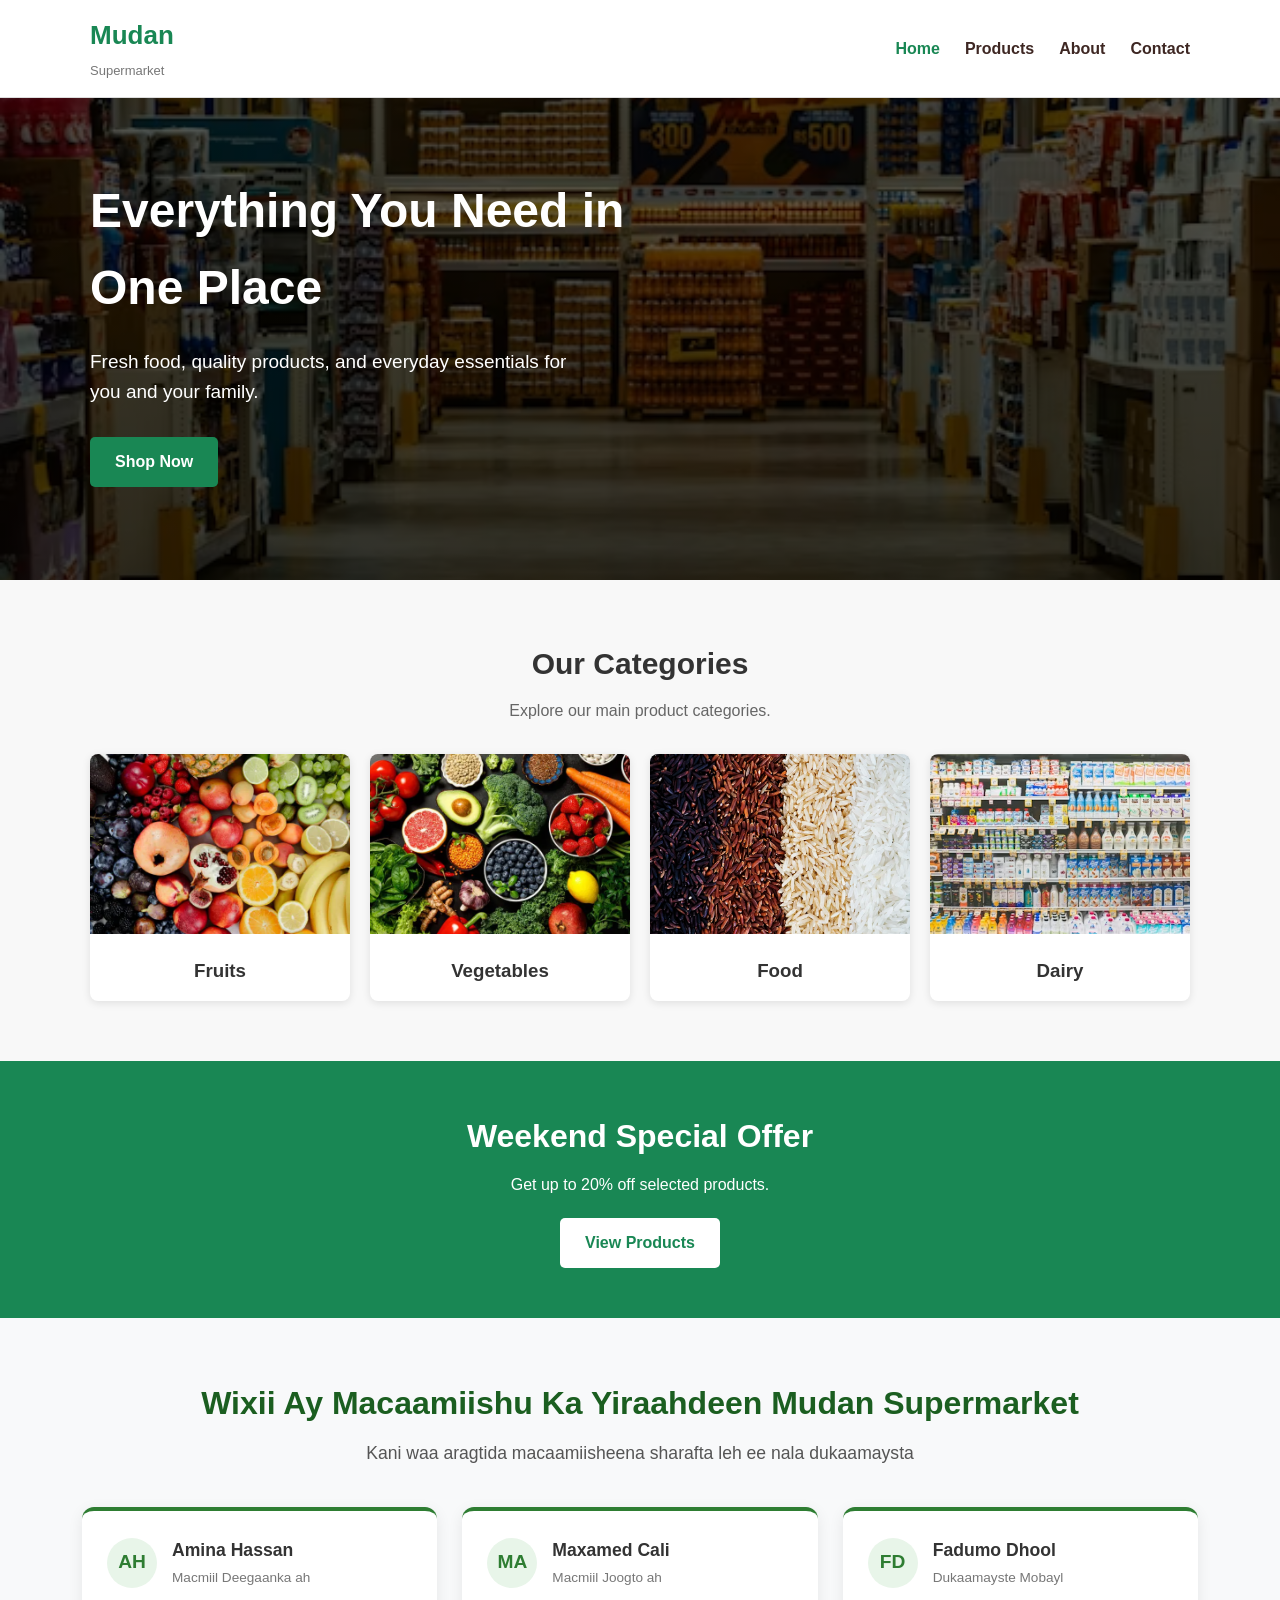
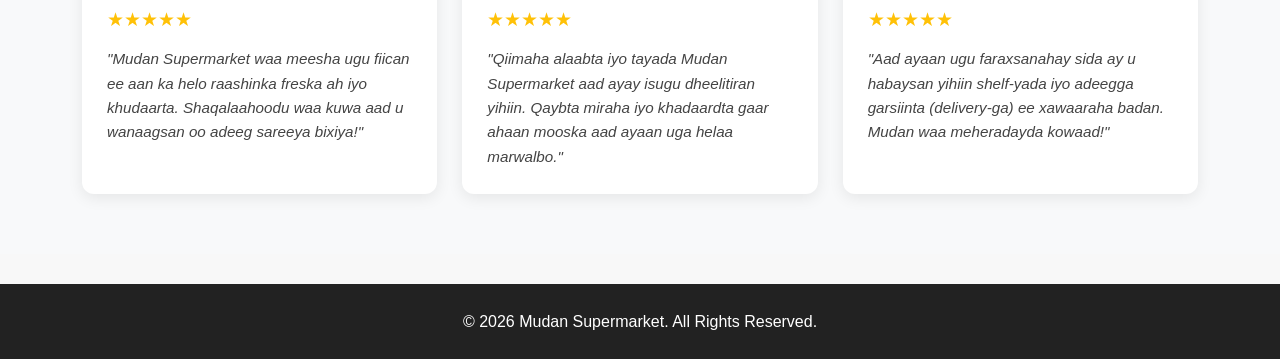
<file: index.html>
<!DOCTYPE html>
<html lang="en">
<head>
    <meta charset="UTF-8">
    <meta name="viewport" content="width=device-width, initial-scale=1.0">
    <title>Mudan Supermarket - Home</title>
    <link rel="stylesheet" href="Stylesheet.css">
</head>

<body>

<header>
    <div class="container nav-container">

        <div class="logo">
            <h2>Mudan</h2>
            <span>Supermarket</span>
        </div>

        <!-- Hamburger Button -->
        <button class="menu-toggle" id="menuToggle">
            ☰
        </button>

        <nav id="navMenu">
            <a href="index.html" class="active">Home</a>
            <a href="products.html">Products</a>
            <a href="about.html">About</a>
            <a href="contact.html">Contact</a>
        </nav>

    </div>
</header>

    <main>

        <section class="hero">
            <div class="hero-content">
                <h1>Everything You Need in One Place</h1>
                <p>
                    Fresh food, quality products, and everyday essentials
                    for you and your family.
                </p>
                <a href="products.html" class="btn">Shop Now</a>
            </div>
        </section>

        <section class="categories container">
            <h2>Our Categories</h2>
            <p>Explore our main product categories.</p>

            <div class="category-grid">

                <div class="category-card">
                    <img src="Web-images/freshfruit.webp" alt="Fresh fruits">
                    <h3>Fruits</h3>
                </div>

                <div class="category-card">
                    <img src="Web-images/freshvegatable.webp" alt="Fresh vegetables">
                    <h3>Vegetables</h3>
                </div>

                <div class="category-card">
                    <img src="Web-images/rice.avif" alt="Rice">
                    <h3>Food</h3>
                </div>

                <div class="category-card">
                    <img src="Web-images/Dairy.avif" alt="Milk">
                    <h3>Dairy</h3>
                </div>

            </div>
        </section>

        <section class="offer">
            <div class="container">
                <h2>Weekend Special Offer</h2>
                <p>Get up to 20% off selected products.</p>
                <a href="products.html" class="btn">View Products</a>
            </div>
        </section>

    </main>


<!-- Testimonials Section -->
<section class="testimonials-section">
  <div class="container">
    <h2 class="section-title">Wixii Ay Macaamiishu Ka Yiraahdeen Mudan Supermarket</h2>
    <p class="section-subtitle">Kani waa aragtida macaamiisheena sharafta leh ee nala dukaamaysta</p>

    <div class="testimonials-grid">
      
      <!-- Testimonial Card 1 -->
      <div class="testimonial-card">
        <div class="user-info">
          <div class="user-avatar">AH</div>
          <div>
            <h3 class="user-name">Amina Hassan</h3>
            <span class="user-role">Macmiil Deegaanka ah</span>
          </div>
        </div>
        <div class="rating">★★★★★</div>
        <p class="testimonial-text">
          "Mudan Supermarket waa meesha ugu fiican ee aan ka helo raashinka freska ah iyo khudaarta. Shaqalaahoodu waa kuwa aad u wanaagsan oo adeeg sareeya bixiya!"
        </p>
      </div>

      <!-- Testimonial Card 2 -->
      <div class="testimonial-card">
        <div class="user-info">
          <div class="user-avatar">MA</div>
          <div>
            <h3 class="user-name">Maxamed Cali</h3>
            <span class="user-role">Macmiil Joogto ah</span>
          </div>
        </div>
        <div class="rating">★★★★★</div>
        <p class="testimonial-text">
          "Qiimaha alaabta iyo tayada Mudan Supermarket aad ayay isugu dheelitiran yihiin. Qaybta miraha iyo khadaardta gaar ahaan mooska aad ayaan uga helaa marwalbo."
        </p>
      </div>

      <!-- Testimonial Card 3 -->
      <div class="testimonial-card">
        <div class="user-info">
          <div class="user-avatar">FD</div>
          <div>
            <h3 class="user-name">Fadumo Dhool</h3>
            <span class="user-role">Dukaamayste Mobayl</span>
          </div>
        </div>
        <div class="rating">★★★★★</div>
        <p class="testimonial-text">
          "Aad ayaan ugu faraxsanahay sida ay u habaysan yihiin shelf-yada iyo adeegga garsiinta (delivery-ga) ee xawaaraha badan. Mudan waa meheradayda kowaad!"
        </p>
      </div>

    </div>
  </div>
</section>




    <footer>
        <p>&copy; 2026 Mudan Supermarket. All Rights Reserved.</p>
    </footer>
<script>
    const menuToggle =
        document.getElementById("menuToggle");

    const navMenu =
        document.getElementById("navMenu");

    menuToggle.addEventListener("click", function () {
        navMenu.classList.toggle("show");
    });
</script>

</body>
</html>
</file>
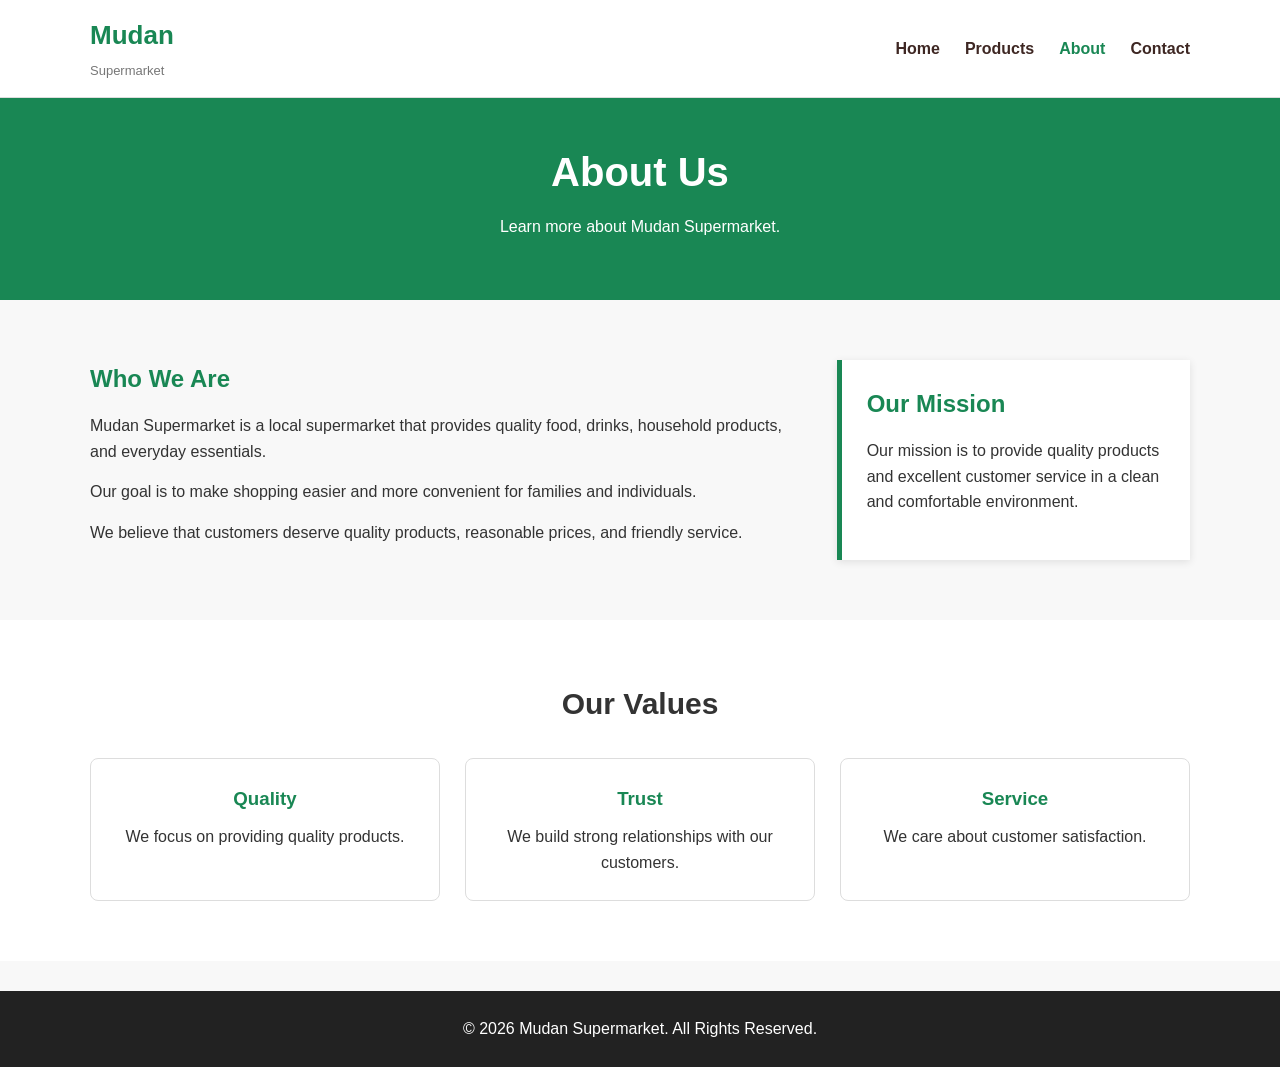
<file: about.html>
<!DOCTYPE html>
<html lang="en">
<head>
    <meta charset="UTF-8">
    <meta name="viewport" content="width=device-width, initial-scale=1.0">
    <title>Mudan Supermarket - About</title>
    <link rel="stylesheet" href="Stylesheet.css">
</head>

<body>


<header>
    <div class="container nav-container">

        <div class="logo">
            <h2>Mudan</h2>
            <span>Supermarket</span>
        </div>

        <!-- Hamburger Button -->
        <button class="menu-toggle" id="menuToggle">
            ☰
        </button>

        <nav id="navMenu">
            <a href="index.html">Home</a>
            <a href="products.html">Products</a>
            <a href="about.html" class="active">About</a>
            <a href="contact.html">Contact</a>
        </nav>

    </div>
</header>

    <main>

        <section class="page-title">
            <h1>About Us</h1>
            <p>Learn more about Mudan Supermarket.</p>
        </section>

        <section class="about container">

            <div class="about-text">
                <h2>Who We Are</h2>

                <p>
                     Mudan Supermarket is a local supermarket that provides
                    quality food, drinks, household products, and everyday
                    essentials.
                </p>

                <p>
                    Our goal is to make shopping easier and more convenient
                    for families and individuals.
                </p>

                <p>
                    We believe that customers deserve quality products,
                    reasonable prices, and friendly service.
                </p>
            </div>

            <div class="mission">
                <h2>Our Mission</h2>

                <p>
                    Our mission is to provide quality products and excellent
                    customer service in a clean and comfortable environment.
                </p>
            </div>

        </section>

        <section class="values">
            <div class="container">

                <h2>Our Values</h2>

                <div class="value-grid">

                    <div>
                        <h3>Quality</h3>
                        <p>We focus on providing quality products.</p>
                    </div>

                    <div>
                        <h3>Trust</h3>
                        <p>We build strong relationships with our customers.</p>
                    </div>

                    <div>
                        <h3>Service</h3>
                        <p>We care about customer satisfaction.</p>
                    </div>

                </div>

            </div>
        </section>

    </main>

    <footer>
        <p>&copy; 2026 Mudan Supermarket. All Rights Reserved.</p>
    </footer>
<script>
    const menuToggle =
        document.getElementById("menuToggle");

    const navMenu =
        document.getElementById("navMenu");

    menuToggle.addEventListener("click", function () {
        navMenu.classList.toggle("show");
    });
</script>
</body>
</html>
</file>
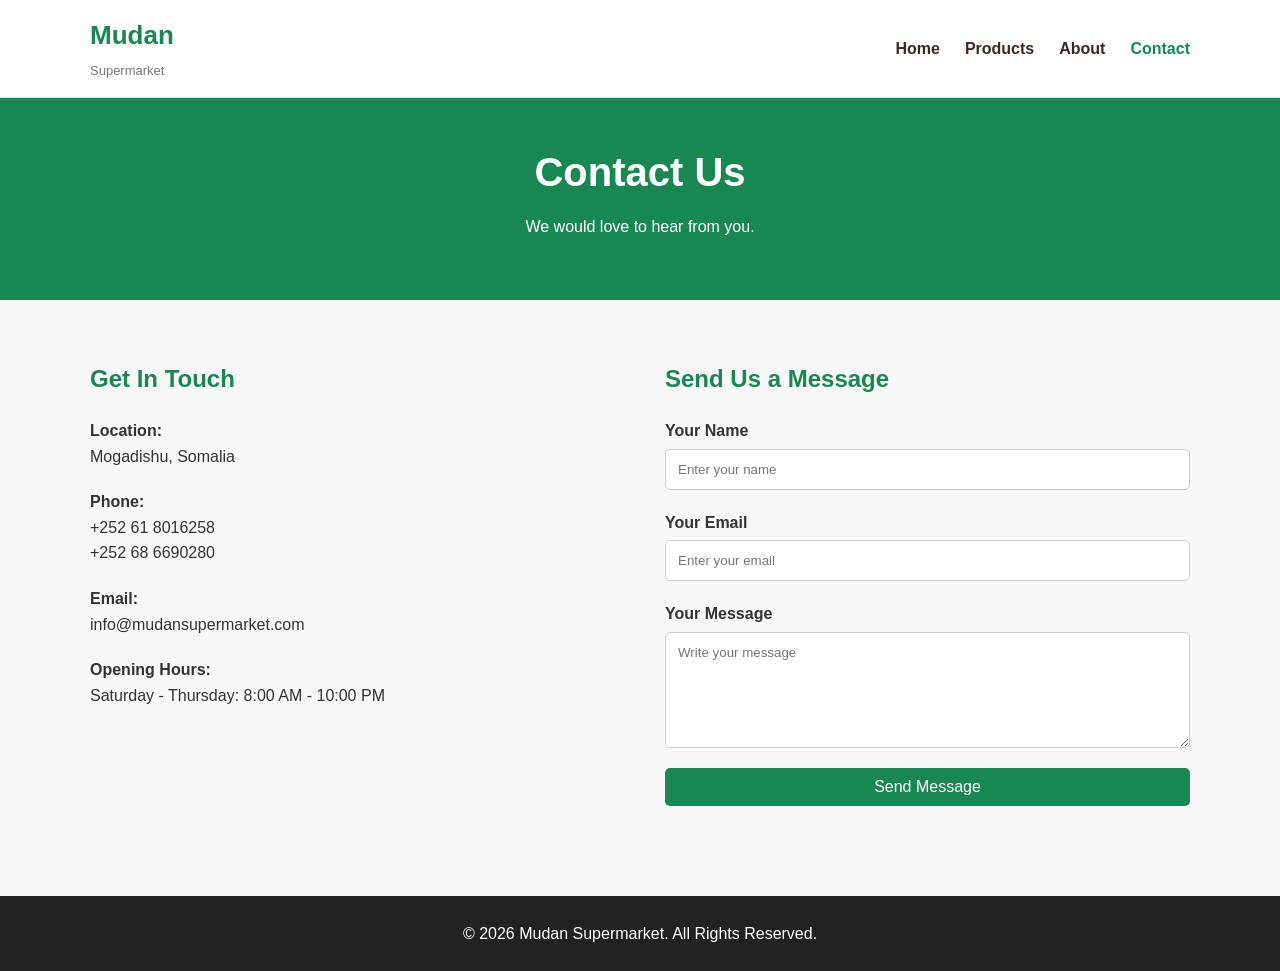
<file: contact.html>
<!DOCTYPE html>
<html lang="en">
<head>
    <meta charset="UTF-8">
    <meta name="viewport" content="width=device-width, initial-scale=1.0">
    <title>Mudan Supermarket - Contact</title>
    <link rel="stylesheet" href="Stylesheet.css">
</head>

<body>

<header>
    <div class="container nav-container">

        <div class="logo">
            <h2>Mudan</h2>
            <span>Supermarket</span>
        </div>

        <!-- Hamburger Button -->
        <button class="menu-toggle" id="menuToggle">
            ☰
        </button>

        <nav id="navMenu">
            <a href="index.html">Home</a>
            <a href="products.html">Products</a>
            <a href="about.html">About</a>
            <a href="contact.html" class="active">Contact</a>
        </nav>

    </div>
</header>

    <main>

        <section class="page-title">
            <h1>Contact Us</h1>
            <p>We would love to hear from you.</p>
        </section>

        <section class="contact container">

            <div class="contact-info">

                <h2>Get In Touch</h2>

                <p>
                    <strong>Location:</strong><br>
                    Mogadishu, Somalia
                </p>

                <p>
                    <strong>Phone:</strong><br>
                    +252 61 8016258 <br>
                    +252 68 6690280
                </p>

                <p>
                    <strong>Email:</strong><br>
                    info@mudansupermarket.com
                </p>

                <p>
                    <strong>Opening Hours:</strong><br>
                    Saturday - Thursday: 8:00 AM - 10:00 PM
                </p>

            </div>

            <div class="contact-form">

                <h2>Send Us a Message</h2>

                <form>

                    <label for="name">Your Name</label>
                    <input type="text" id="name" placeholder="Enter your name">

                    <label for="email">Your Email</label>
                    <input type="email" id="email" placeholder="Enter your email">

                    <label for="message">Your Message</label>
                    <textarea id="message" rows="6"
                        placeholder="Write your message"></textarea>

                    <button type="submit">Send Message</button>

                </form>

            </div>

        </section>

    </main>

    <footer>
        <p>&copy; 2026 Mudan Supermarket. All Rights Reserved.</p>
    </footer>
<script>
    const menuToggle =
        document.getElementById("menuToggle");

    const navMenu =
        document.getElementById("navMenu");

    menuToggle.addEventListener("click", function () {
        navMenu.classList.toggle("show");
    });
</script>
</body>
</html>
</file>
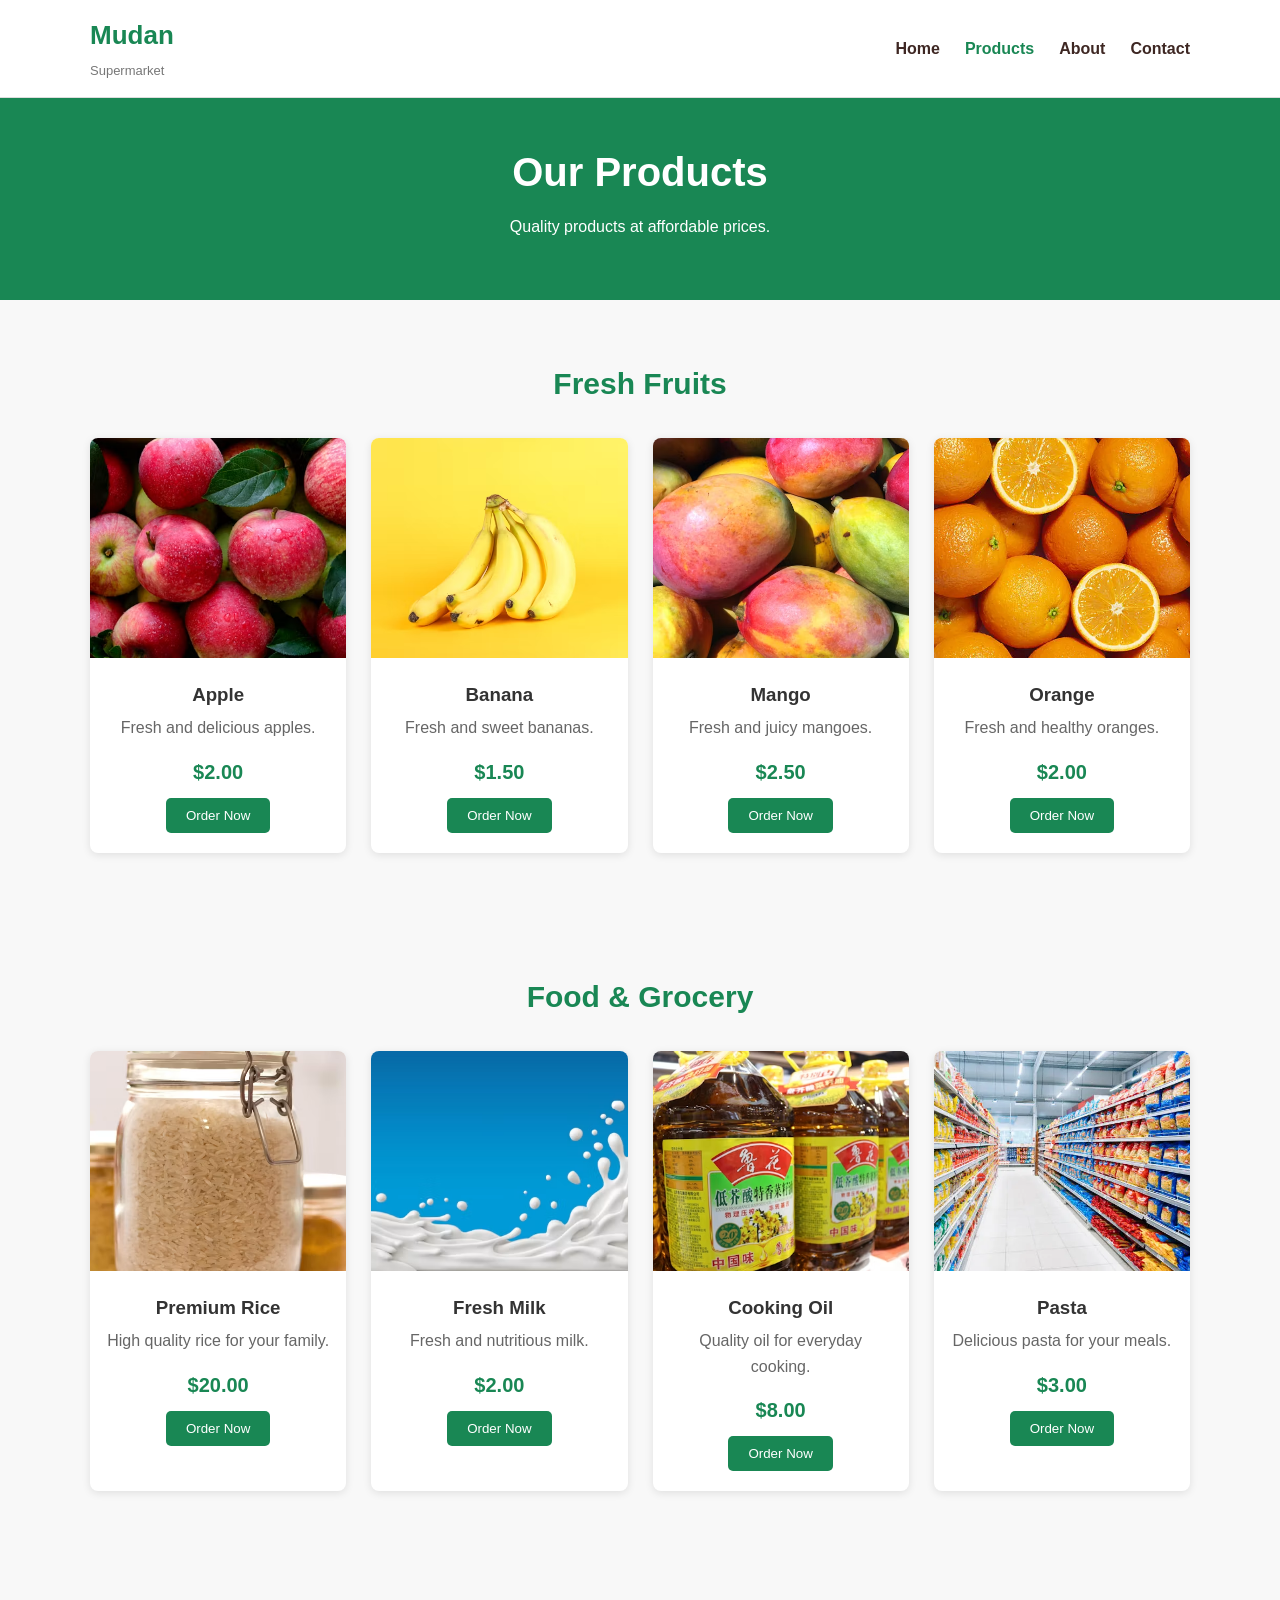
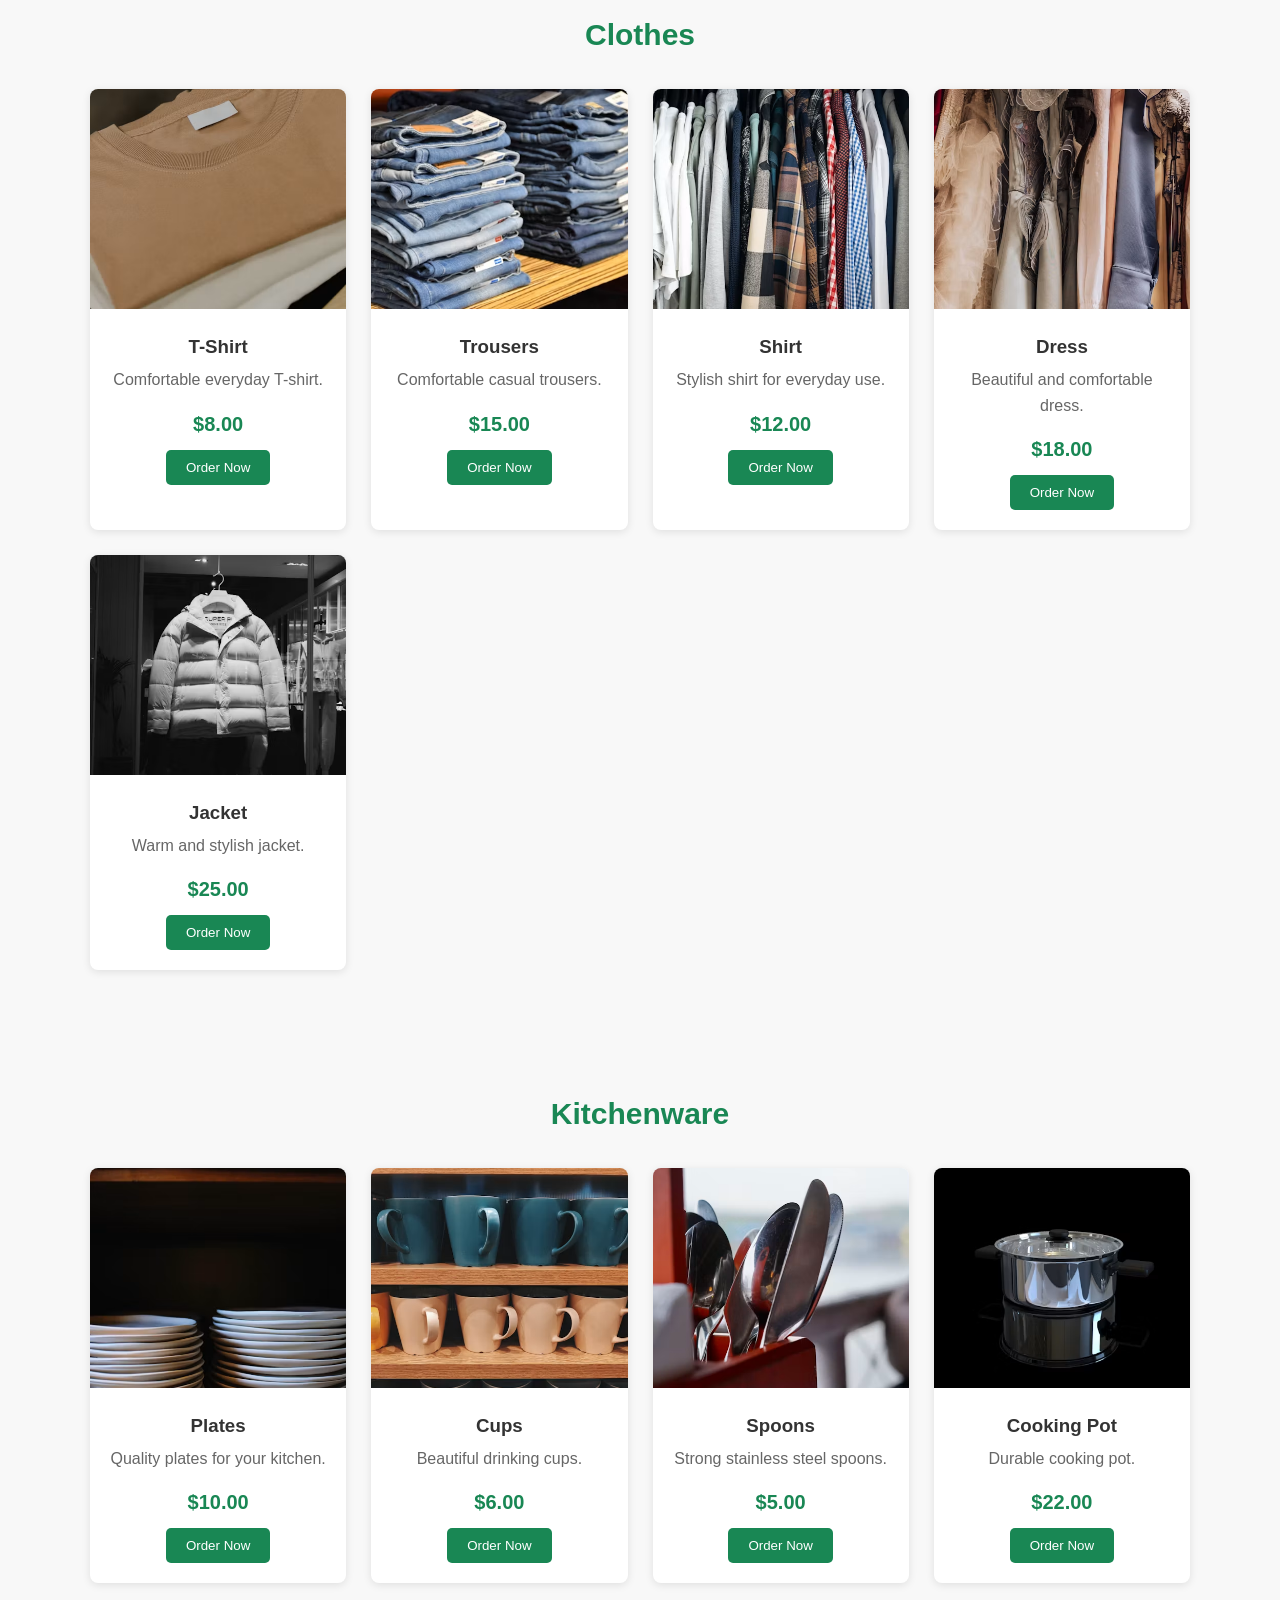
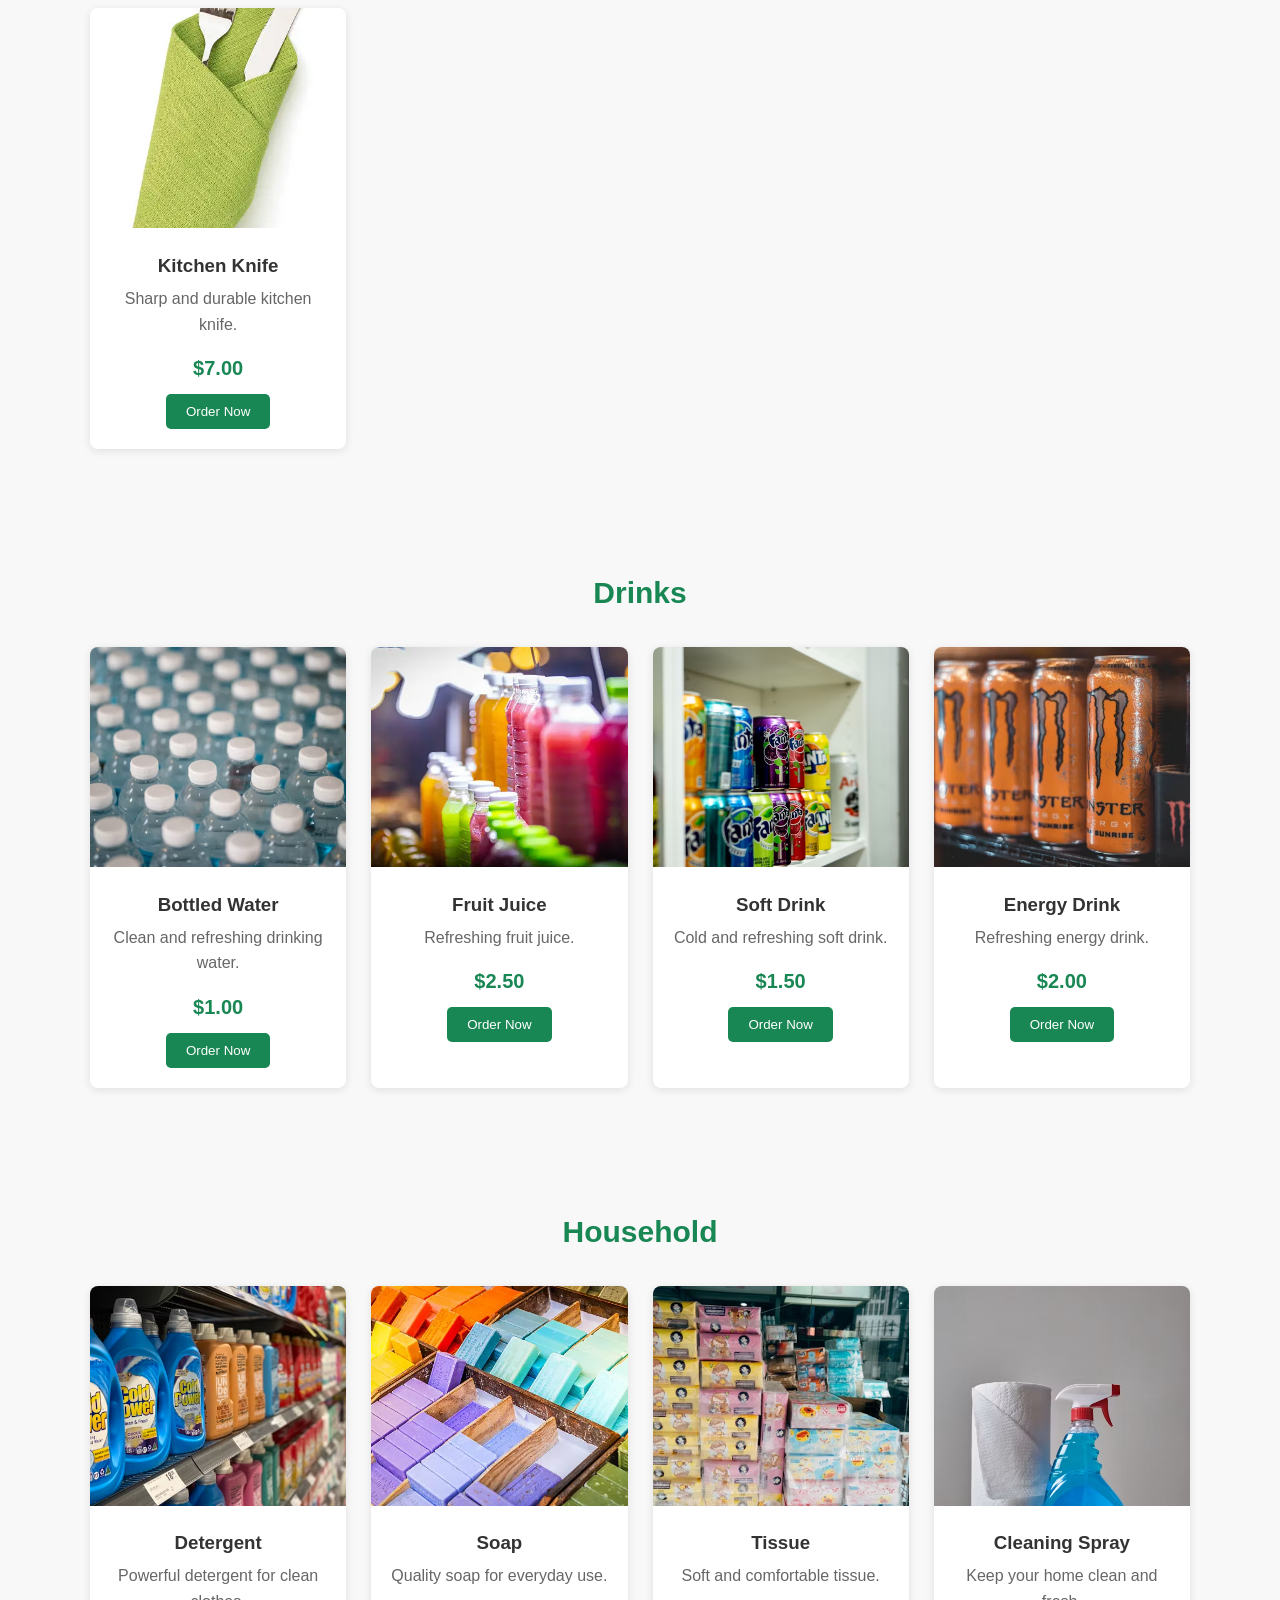
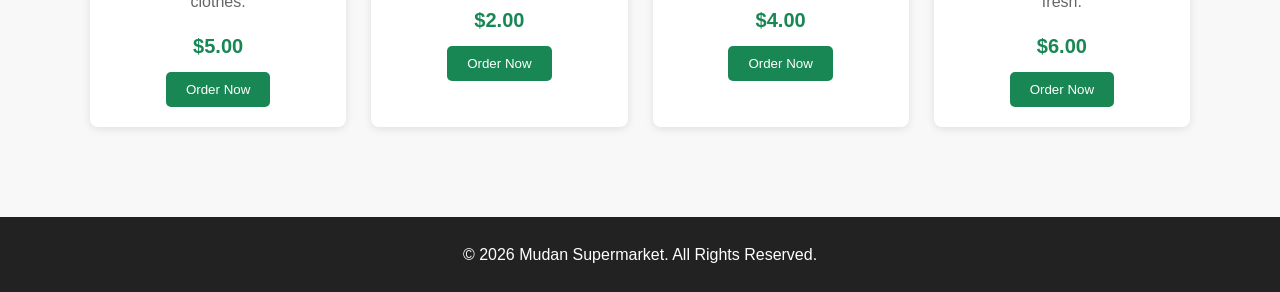
<file: products.html>
<!DOCTYPE html>
<html lang="en">

<head>
    <meta charset="UTF-8">
    <meta name="viewport" content="width=device-width, initial-scale=1.0">
    <title>Mudan Supermarket - Products</title>

    <link rel="stylesheet" href="Stylesheet.css">
</head>

<body>

    <!-- Header -->
    
<header>
    <div class="container nav-container">

        <div class="logo">
            <h2>Mudan</h2>
            <span>Supermarket</span>
        </div>

        <!-- Hamburger Button -->
        <button class="menu-toggle" id="menuToggle">
            ☰
        </button>

        <nav id="navMenu">
            <a href="index.html">Home</a>
            <a href="products.html" class="active">Products</a>
            <a href="about.html">About</a>
            <a href="contact.html">Contact</a>
        </nav>

    </div>
</header>


    <!-- Page Title -->
    <section class="page-title">
        <h1>Our Products</h1>
        <p>Quality products at affordable prices.</p>
    </section>


    <!-- =========================
         1. FRUITS
    ========================== -->

    <section class="product-section">

        <div class="container">

            <h2>Fresh Fruits</h2>

            <div class="product-grid">

                <!-- Apple -->
                <div class="product-card">
                    <img src="Web-images/apple.avif" alt="Apple">
                    <h3>Apple</h3>
                    <p>Fresh and delicious apples.</p>
                    <h4>$2.00</h4>
                    <button>Order Now</button>
                </div>

                <!-- Banana -->
                <div class="product-card">
                    <img src="Web-images/banana.avif" alt="Banana">
                    <h3>Banana</h3>
                    <p>Fresh and sweet bananas.</p>
                    <h4>$1.50</h4>
                    <button>Order Now</button>
                </div>

                <!-- Mango -->
                <div class="product-card">
                    <img src="Web-images/mango.avif" alt="Mango">
                    <h3>Mango</h3>
                    <p>Fresh and juicy mangoes.</p>
                    <h4>$2.50</h4>
                    <button>Order Now</button>
                </div>

                <!-- Orange -->
                <div class="product-card">
                    <img src="Web-images/orange.webp" alt="Orange">
                    <h3>Orange</h3>
                    <p>Fresh and healthy oranges.</p>
                    <h4>$2.00</h4>
                    <button>Order Now</button>
                </div>

            </div>

        </div>

    </section>


    <!-- =========================
         2. FOOD & GROCERY
    ========================== -->

    <section class="product-section">

        <div class="container">

            <h2>Food & Grocery</h2>

            <div class="product-grid">

                <!-- Rice -->
                <div class="product-card">
                    <img src="Web-images/HQ rice.avif" alt="Rice">
                    <h3>Premium Rice</h3>
                    <p>High quality rice for your family.</p>
                    <h4>$20.00</h4>
                    <button>Order Now</button>
                </div>

                <!-- Milk -->
                <div class="product-card">
                    <img src="Web-images/milk.avif" alt="Milk">
                    <h3>Fresh Milk</h3>
                    <p>Fresh and nutritious milk.</p>
                    <h4>$2.00</h4>
                    <button>Order Now</button>
                </div>

                <!-- Cooking Oil -->
                <div class="product-card">
                    <img src="Web-images/oil.avif" alt="Cooking Oil">
                    <h3>Cooking Oil</h3>
                    <p>Quality oil for everyday cooking.</p>
                    <h4>$8.00</h4>
                    <button>Order Now</button>
                </div>

                <!-- Pasta -->
                <div class="product-card">
                    <img src="Web-images/pasta.webp" alt="Pasta">
                    <h3>Pasta</h3>
                    <p>Delicious pasta for your meals.</p>
                    <h4>$3.00</h4>
                    <button>Order Now</button>
                </div>

            </div>

        </div>

    </section>


    <!-- =========================
         3. CLOTHES
    ========================== -->

    <section class="product-section">

        <div class="container">

            <h2>Clothes</h2>

            <div class="product-grid">

                <!-- T-Shirt -->
                <div class="product-card">
                    <img src="Web-images/T-Shirt.avif" alt="T-Shirt">
                    <h3>T-Shirt</h3>
                    <p>Comfortable everyday T-shirt.</p>
                    <h4>$8.00</h4>
                    <button>Order Now</button>
                </div>

                <!-- Trousers -->
                <div class="product-card">
                    <img src="Web-images/Trousers.avif" alt="Trousers">
                    <h3>Trousers</h3>
                    <p>Comfortable casual trousers.</p>
                    <h4>$15.00</h4>
                    <button>Order Now</button>
                </div>

                <!-- Shirt -->
                <div class="product-card">
                    <img src="Web-images/Shirt.avif" alt="Shirt">
                    <h3>Shirt</h3>
                    <p>Stylish shirt for everyday use.</p>
                    <h4>$12.00</h4>
                    <button>Order Now</button>
                </div>

                <!-- Dress -->
                <div class="product-card">
                    <img src="Web-images/Dress.avif" alt="Dress">
                    <h3>Dress</h3>
                    <p>Beautiful and comfortable dress.</p>
                    <h4>$18.00</h4>
                    <button>Order Now</button>
                </div>

                <!-- Jacket -->
                <div class="product-card">
                    <img src="Web-images/Jacket.avif" alt="Jacket">
                    <h3>Jacket</h3>
                    <p>Warm and stylish jacket.</p>
                    <h4>$25.00</h4>
                    <button>Order Now</button>
                </div>

            </div>

        </div>

    </section>


    <!-- =========================
         4. KITCHENWARE
    ========================== -->

    <section class="product-section">

        <div class="container">

            <h2>Kitchenware</h2>

            <div class="product-grid">

                <!-- Plates -->
                <div class="product-card">
                    <img src="Web-images/Plates.avif" alt="Plates">
                    <h3>Plates</h3>
                    <p>Quality plates for your kitchen.</p>
                    <h4>$10.00</h4>
                    <button>Order Now</button>
                </div>

                <!-- Cups -->
                <div class="product-card">
                    <img src="Web-images/Cups.avif" alt="Cups">
                    <h3>Cups</h3>
                    <p>Beautiful drinking cups.</p>
                    <h4>$6.00</h4>
                    <button>Order Now</button>
                </div>

                <!-- Spoons -->
                <div class="product-card">
                    <img src="Web-images/Spoons.avif" alt="Spoons">
                    <h3>Spoons</h3>
                    <p>Strong stainless steel spoons.</p>
                    <h4>$5.00</h4>
                    <button>Order Now</button>
                </div>

                <!-- Cooking Pot -->
                <div class="product-card">
                    <img src="Web-images/Cooking Pot.avif" alt="Cooking Pot">
                    <h3>Cooking Pot</h3>
                    <p>Durable cooking pot.</p>
                    <h4>$22.00</h4>
                    <button>Order Now</button>
                </div>

                <!-- Knife -->
                <div class="product-card">
                    <img src="Web-images/Kitchen Knife.webp" alt="Kitchen Knife">
                    <h3>Kitchen Knife</h3>
                    <p>Sharp and durable kitchen knife.</p>
                    <h4>$7.00</h4>
                    <button>Order Now</button>
                </div>

            </div>

        </div>

    </section>


    <!-- =========================
         5. DRINKS
    ========================== -->

    <section class="product-section">

        <div class="container">

            <h2>Drinks</h2>

            <div class="product-grid">

                <!-- Water -->
                <div class="product-card">
                    <img src="Web-images/Bottled Water.avif" alt="Bottled Water">
                    <h3>Bottled Water</h3>
                    <p>Clean and refreshing drinking water.</p>
                    <h4>$1.00</h4>
                    <button>Order Now</button>
                </div>

                <!-- Juice -->
                <div class="product-card">
                    <img src="Web-images/Fruit Juice.webp" alt="Juice">
                    <h3>Fruit Juice</h3>
                    <p>Refreshing fruit juice.</p>
                    <h4>$2.50</h4>
                    <button>Order Now</button>
                </div>

                <!-- Soft Drink -->
                <div class="product-card">
                    <img src="Web-images/Soft Drink.avif" alt="Soft Drink">
                    <h3>Soft Drink</h3>
                    <p>Cold and refreshing soft drink.</p>
                    <h4>$1.50</h4>
                    <button>Order Now</button>
                </div>

                <!-- Energy Drink -->
                <div class="product-card">
                    <img src="Web-images/Energy Drink.avif" alt="Energy Drink">
                    <h3>Energy Drink</h3>
                    <p>Refreshing energy drink.</p>
                    <h4>$2.00</h4>
                    <button>Order Now</button>
                </div>

            </div>

        </div>

    </section>


    <!-- =========================
         6. HOUSEHOLD
    ========================== -->

    <section class="product-section">

        <div class="container">

            <h2>Household</h2>

            <div class="product-grid">

                <!-- Detergent -->
                <div class="product-card">
                    <img src="Web-images/Detergent.avif" alt="Detergent">
                    <h3>Detergent</h3>
                    <p>Powerful detergent for clean clothes.</p>
                    <h4>$5.00</h4>
                    <button>Order Now</button>
                </div>

                <!-- Soap -->
                <div class="product-card">
                    <img src="Web-images/Soap.webp" alt="Soap">
                    <h3>Soap</h3>
                    <p>Quality soap for everyday use.</p>
                    <h4>$2.00</h4>
                    <button>Order Now</button>
                </div>

                <!-- Tissue -->
                <div class="product-card">
                    <img src="Web-images/Tissue.avif" alt="Tissue">
                    <h3>Tissue</h3>
                    <p>Soft and comfortable tissue.</p>
                    <h4>$4.00</h4>
                    <button>Order Now</button>
                </div>

                <!-- Cleaning Spray -->
                <div class="product-card">
                    <img src="Web-images/Cleaning Spray.avif" alt="Cleaning Spray">
                    <h3>Cleaning Spray</h3>
                    <p>Keep your home clean and fresh.</p>
                    <h4>$6.00</h4>
                    <button>Order Now</button>
                </div>

            </div>

        </div>

    </section>


    <!-- Footer -->
    <footer>
        <p>&copy; 2026 Mudan Supermarket. All Rights Reserved.</p>
    </footer>

<script>
    const menuToggle =
        document.getElementById("menuToggle");

    const navMenu =
        document.getElementById("navMenu");

    menuToggle.addEventListener("click", function () {
        navMenu.classList.toggle("show");
    });
</script>

</body>

</html>
</file>
<file: Stylesheet.css>
/* =========================
   General Styles
========================= */

* {
    margin: 0;
    padding: 0;
    box-sizing: border-box;
}

body {
    font-family: Arial, sans-serif;
    line-height: 1.6;
    color: #333;
    background-color: #f8f8f8;
    padding-top: 80px;
}

.container {
    width: 90%;
    max-width: 1100px;
    margin: auto;
}

a {
    text-decoration: none;
}


/* =========================
   Header
========================= */

/* =========================
   HEADER / NAVIGATION
========================= */

header {
    background-color: #fff;
    border-bottom: 1px solid #ddd;
    padding: 15px 0;

    position: fixed;
    top: 0;
    left: 0;
    width: 100%;
    z-index: 1000;
}

.nav-container {
    display: flex;
    justify-content: space-between;
    align-items: center;
}

.logo h2 {
    color: #198754;
    font-size: 26px;
}

.logo span {
    font-size: 13px;
    color: #777;
}

nav {
    display: flex;
    align-items: center;
}

nav a {
    color: #3e2723;
    margin-left: 25px;
    font-weight: bold;
}

nav a:hover,
nav a.active {
    color: #198754;
}

/* Hamburger button */
.menu-toggle {
    display: none;
    background: none;
    border: none;
    font-size: 30px;
    color: #6f4e37;
    cursor: pointer;
}

/* =========================
   Hero
========================= */

.hero {
    min-height: 500px;
    background-image:linear-gradient(rgba(0,0,0,0.6), rgba(0,0,0,0.7)), url("Web-images/aheros.avif");
    background-size: cover;
    background-position: center;
    display: flex;
    align-items: center;
}

.hero-content {
    width: 90%;
    max-width: 1100px;
    margin: auto;
}

.hero-content h1 {
    max-width: 550px;
    font-size: 48px;
    color: white;
    margin-bottom: 20px;
}

.hero-content p {
    max-width: 500px;
    font-size: 19px;
    color: white;
    margin-bottom: 30px;
}

.btn {
    display: inline-block;
    background-color: #198754;
    color: white;
    padding: 12px 25px;
    border-radius: 5px;
    font-weight: bold;
}

.btn:hover {
    background-color: #146c43;
}


/* =========================
   Categories
========================= */

.categories {
    padding: 60px 0;
    text-align: center;
}

.categories > h2,
.values h2 {
    font-size: 30px;
    margin-bottom: 10px;
}

.categories > p {
    margin-bottom: 30px;
    color: #666;
}

.category-grid {
    display: grid;
    grid-template-columns: repeat(4, 1fr);
    gap: 20px;
}

.category-card {
    background-color: white;
    border-radius: 8px;
    overflow: hidden;
    box-shadow: 0 2px 8px rgba(0, 0, 0, 0.1);
}

.category-card img {
    width: 100%;
    height: 180px;
    object-fit: cover;
}

.category-card h3 {
    padding: 15px;
}


/* =========================
   Offer
========================= */

.offer {
    background-color: #198754;
    color: white;
    text-align: center;
    padding: 50px 0;
}

.offer h2 {
    font-size: 32px;
    margin-bottom: 10px;
}

.offer p {
    margin-bottom: 20px;
}

.offer .btn {
    background-color: white;
    color: #198754;
}


/* =========================
   Page Title
========================= */

.page-title {
    background-color: #198754;
    color: white;
    text-align: center;
    padding: 60px 20px;
}

.page-title h1 {
    font-size: 40px;
    margin-bottom: 10px;
}


/* =========================
   Products
========================= */

.products {
    padding: 60px 0;
}

.product-grid {
    display: grid;
    grid-template-columns: repeat(4, 1fr);
    gap: 25px;
}

.product-card {
    background-color: white;
    padding-bottom: 20px;
    text-align: center;
    border-radius: 8px;
    overflow: hidden;
    box-shadow: 0 2px 8px rgba(0, 0, 0, 0.1);
}

.product-card img {
    width: 100%;
    height: 220px;
    object-fit: cover;
}

.product-card h3 {
    margin-top: 15px;
}

.product-card p {
    color: #666;
    padding: 5px 15px;
}

.product-card h4 {
    color: #198754;
    font-size: 20px;
    margin: 10px;
}

.product-card button,
.contact-form button {
    background-color: #198754;
    color: white;
    border: none;
    padding: 10px 20px;
    border-radius: 5px;
    cursor: pointer;
}

.product-card button:hover,
.contact-form button:hover {
    background-color: #146c43;
}


/* =========================
   About
========================= */

.about {
    padding: 60px 0;
    display: grid;
    grid-template-columns: 2fr 1fr;
    gap: 40px;
}

.about h2,
.mission h2 {
    color: #198754;
    margin-bottom: 15px;
}

.about p {
    margin-bottom: 15px;
}

.mission {
    background-color: white;
    padding: 25px;
    border-left: 5px solid #198754;
    box-shadow: 0 2px 8px rgba(0, 0, 0, 0.1);
}

.values {
    background-color: white;
    padding: 60px 0;
    text-align: center;
}

.value-grid {
    display: grid;
    grid-template-columns: repeat(3, 1fr);
    gap: 25px;
    margin-top: 30px;
}

.value-grid div {
    padding: 25px;
    border: 1px solid #ddd;
    border-radius: 8px;
}

.value-grid h3 {
    color: #198754;
    margin-bottom: 10px;
}


/* =========================
   Contact
========================= */

.contact {
    padding: 60px 0;
    display: grid;
    grid-template-columns: 1fr 1fr;
    gap: 50px;
}

.contact-info h2,
.contact-form h2 {
    color: #198754;
    margin-bottom: 20px;
}

.contact-info p {
    margin-bottom: 20px;
}

form {
    display: flex;
    flex-direction: column;
}

form label {
    margin-bottom: 5px;
    font-weight: bold;
}

form input,
form textarea {
    padding: 12px;
    margin-bottom: 20px;
    border: 1px solid #ccc;
    border-radius: 5px;
    font-family: inherit;
}

form button {
    font-size: 16px;
}


/* =========================
   Footer
========================= */

footer {
    background-color: #222;
    color: white;
    text-align: center;
    padding: 25px;
    margin-top: 30px;
}


/* =========================
   Responsive Design
========================= */

@media (max-width: 768px) {

    header .container {
        flex-direction: column;
        gap: 15px;
    }

    nav a {
        margin: 0 7px;
    }

    .hero-content h1 {
        font-size: 36px;
    }

    .category-grid {
        grid-template-columns: repeat(2, 1fr);
    }

    .product-grid {
        grid-template-columns: repeat(2, 1fr);
    }

    .about,
    .contact {
        grid-template-columns: 1fr;
    }

    .value-grid {
        grid-template-columns: 1fr;
    }

    @media (max-width: 768px) {

    .nav-container {
        position: relative;
    }

    .menu-toggle {
        display: block;
    }

    nav {
        display: none;
        position: absolute;
        top: 65px;
        left: 0;
        width: 100%;
        background-color: white;
        flex-direction: column;
        padding: 15px 0;
        box-shadow: 0 3px 8px rgba(0, 0, 0, 0.1);
    }

    nav.show {
        display: flex;
    }

    nav a {
        margin: 10px 0;
    }

    .hero-content h1 {
        font-size: 38px;
    }

    .feature-grid {
        grid-template-columns: repeat(2, 1fr);
    }

    .product-grid {
        grid-template-columns: repeat(2, 1fr);
    }

    .about-grid,
    .contact-grid {
        grid-template-columns: 1fr;
    }

    .value-grid {
        grid-template-columns: 1fr;
    }
}
}


@media (max-width: 500px) {

    .category-grid,
    .product-grid {
        grid-template-columns: 1fr;
    }

    .hero {
        min-height: 400px;
    }

    .hero-content h1 {
        font-size: 30px;
    }
}

/* products card */
.products {
    padding: 60px 0;
}

.product-section {
    padding: 60px 0;
}

.product-section h2 {
    text-align: center;
    color: #198754;
    font-size: 30px;
    margin-bottom: 30px;
}

.product-grid {
    display: grid;
    grid-template-columns: repeat(4, 1fr);
    gap: 25px;
}
/* Testimonials Section */
/* ===================================================
   MUDAN SUPERMARKET - TESTIMONIALS SECTION CSS
   =================================================== */

.testimonials-section {
  background-color: #f8f9fa;
  padding: 60px 20px;
  font-family: Arial, sans-serif;
}

.testimonials-section .container {
  max-width: 1200px;
  margin: 0 auto;
}

.section-title {
  text-align: center;
  color: #1b5e20; /* Midabka Cagaarka Mudan Supermarket */
  font-size: 2rem;
  margin-bottom: 10px;
}

.section-subtitle {
  text-align: center;
  color: #555;
  margin-bottom: 40px;
  font-size: 1.1rem;
}

/* Flex Layout - Kani waa koodka ka dhigaya Responsive iyadoon Media Query loo baahnayn */
.testimonials-grid {
  display: flex;
  flex-wrap: wrap; /* Wuxuu otomaatig u hoos dhigayaa kaararka marka spasku yaraado */
  gap: 25px;
  justify-content: center;
}

/* Card Styling */
.testimonial-card {
  background: #ffffff;
  border-radius: 12px;
  padding: 25px;
  /* flex: grow shrink basis; - 300px waa cabbirka ugu yar ee mobaylka */
  flex: 1 1 300px; 
  max-width: 360px;
  box-shadow: 0 4px 15px rgba(0, 0, 0, 0.08);
  border-top: 4px solid #2e7d32;
  transition: transform 0.3s ease, box-shadow 0.3s ease;
}

.testimonial-card:hover {
  transform: translateY(-5px);
  box-shadow: 0 8px 25px rgba(0, 0, 0, 0.12);
}

/* User Profile Elements */
.user-info {
  display: flex;
  align-items: center;
  gap: 15px;
  margin-bottom: 15px;
}

.user-avatar {
  width: 50px;
  height: 50px;
  border-radius: 50%;
  background-color: #e8f5e9;
  color: #2e7d32;
  font-weight: bold;
  font-size: 1.2rem;
  display: flex;
  align-items: center;
  justify-content: center;
}

.user-name {
  font-size: 1.1rem;
  color: #333;
  margin: 0;
}

.user-role {
  font-size: 0.85rem;
  color: #777;
}

.rating {
  color: #ffc107;
  font-size: 1.2rem;
  margin-bottom: 12px;
}

.testimonial-text {
  color: #444;
  line-height: 1.6;
  font-style: italic;
  font-size: 0.95rem;
}
</file>
